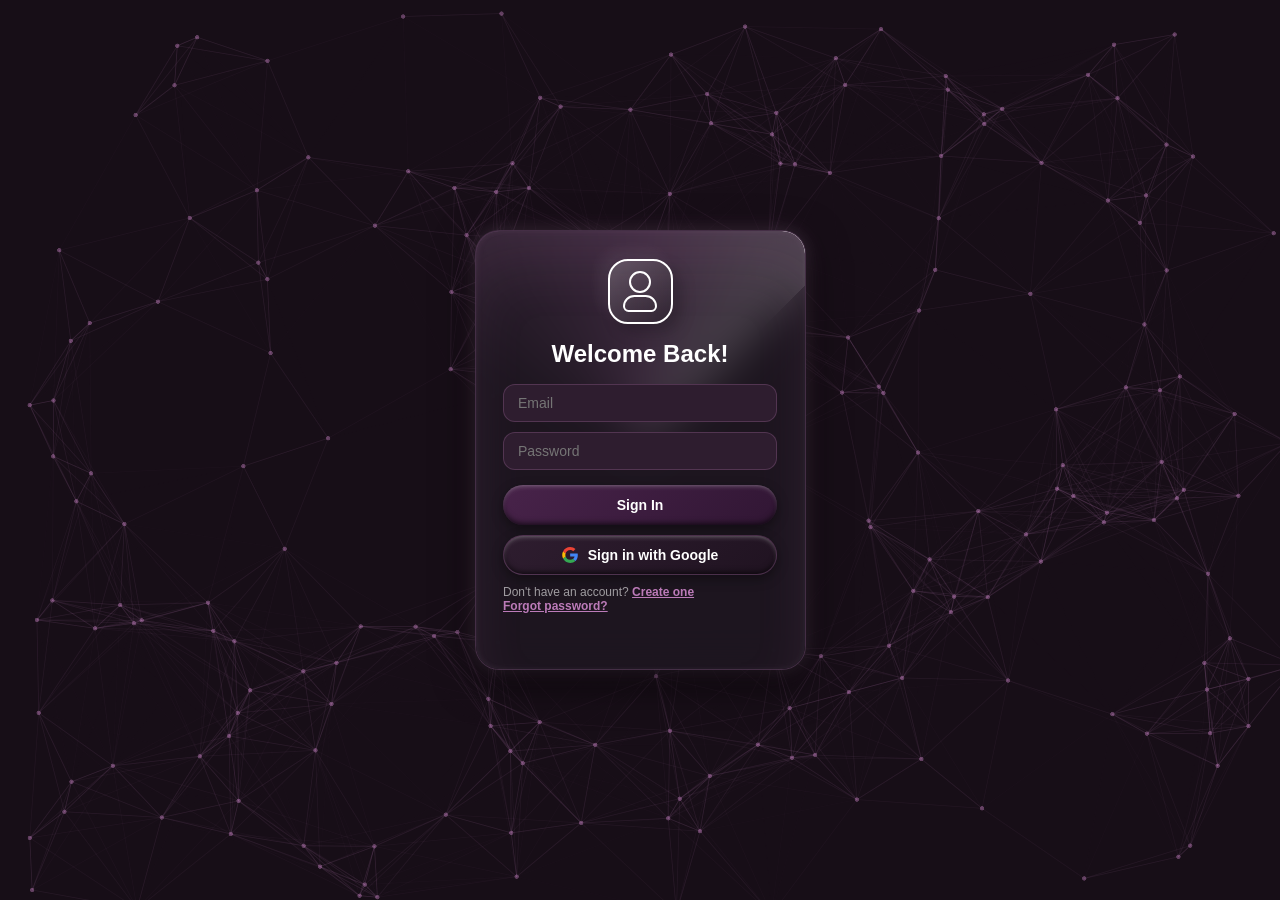
<file: index.html>
<!DOCTYPE html>
<html lang="en">
<head>
  <meta charset="UTF-8">
  <meta name="viewport" content="width=device-width, initial-scale=1.0">
  <title>SecondSelf - Login</title>
  <link rel="stylesheet" href="loginpage.css">
  <style>
    * {
      box-sizing: border-box;
      margin: 0;
      padding: 0;
    }
    body, html {
      width: 100%;
      height: 100%;
      overflow: hidden;
      background: #170E17;
      display: flex;
      justify-content: center;
      align-items: center;
      font-family: -apple-system, BlinkMacSystemFont, "Segoe UI", Roboto, sans-serif;
    }
    #particle-drift-canvas {
      position: fixed;
      top: 0;
      left: 0;
      width: 100vw;
      height: 100vh;
      z-index: 1;
      display: block;
      pointer-events: auto;
    }
    .login-container-wrap {
      position: relative;
      z-index: 10;
      display: flex;
      justify-content: center;
      align-items: center;
    }
    .container {
      --login-box-color: rgba(30, 22, 32, 0.82);
    }
    .login-box {
      background: var(--login-box-color);
      backdrop-filter: blur(20px);
      -webkit-backdrop-filter: blur(20px);
    }
  </style>
</head>
<body>
  <!-- Live WebGL Particle Drift Canvas -->
  <canvas id="particle-drift-canvas"></canvas>

  <!-- Centered Login Box -->
  <div class="login-container-wrap">
    <div class="container">
      <div class="login-box">
        <form class="form" id="auth-form" onsubmit="handleAuthSubmit(event);">
          <div class="logo"></div>
          <span class="header" id="form-header">Welcome Back!</span>
          <div id="auth-msg" style="display:none;font-size:12px;padding:8px 12px;border-radius:10px;text-align:center;width:100%;margin-bottom:8px;line-height:1.4;"></div>

          <div id="signup-fields" style="display:none;width:100%;margin-bottom:6px;">
            <input type="text" id="reg-name" placeholder="Full Name" class="input" />
          </div>

          <input type="email" id="auth-email" placeholder="Email" class="input" required />
          <input type="password" id="auth-password" placeholder="Password" class="input" required />

          <div id="signup-confirm-field" style="display:none;width:100%;margin-top:6px;">
            <input type="password" id="reg-confirm" placeholder="Confirm Password" class="input" />
          </div>

          <button type="submit" id="submit-btn" class="button sign-in">Sign In</button>
          
          <button type="button" id="google-btn" class="button google-sign-in" onclick="handleGoogleSignIn();">
            <svg
              class="icon"
              viewBox="-3 0 262 262"
              xmlns="http://www.w3.org/2000/svg"
              preserveAspectRatio="xMidYMid"
              fill="#000000"
            >
              <g id="SVGRepo_bgCarrier" stroke-width="0"></g>
              <g
                id="SVGRepo_tracerCarrier"
                stroke-linecap="round"
                stroke-linejoin="round"
              ></g>
              <g id="SVGRepo_iconCarrier">
                <path
                  d="M255.878 133.451c0-10.734-.871-18.567-2.756-26.69H130.55v48.448h71.947c-1.45 12.04-9.283 30.172-26.69 42.356l-.244 1.622 38.755 30.023 2.685.268c24.659-22.774 38.875-56.282 38.875-96.027"
                  fill="#4285F4"
                ></path>
                <path
                  d="M130.55 261.1c35.248 0 64.839-11.605 86.453-31.622l-41.196-31.913c-11.024 7.688-25.82 13.055-45.257 13.055-34.523 0-63.824-22.773-74.269-54.25l-1.531.13-40.298 31.187-.527 1.465C35.393 231.798 79.49 261.1 130.55 261.1"
                  fill="#34A853"
                ></path>
                <path
                  d="M56.281 156.37c-2.756-8.123-4.351-16.827-4.351-25.82 0-8.994 1.595-17.697 4.206-25.82l-.073-1.73L15.26 71.312l-1.335.635C5.077 89.644 0 109.517 0 130.55s5.077 40.905 13.925 58.602l42.356-32.782"
                  fill="#FBBC05"
                ></path>
                <path
                  d="M130.55 50.479c24.514 0 41.05 10.589 50.479 19.438l36.844-35.974C195.245 12.91 165.798 0 130.55 0 79.49 0 35.393 29.301 13.925 71.947l42.211 32.783c10.59-31.477 39.891-54.251 74.414-54.251"
                  fill="#EB4335"
                ></path>
              </g>
            </svg>
            <span class="span two" id="google-btn-text"> Sign in with Google </span>
          </button>

          <p class="footer" id="footer-container">
            <span id="prompt-text">Don't have an account?</span>
            <a href="javascript:void(0)" id="auth-toggle-link" onclick="toggleAuthMode();" class="link">Create one</a>
            <br />
            <a href="javascript:void(0)" id="forgot-link" onclick="handleForgotPassword();" class="link">Forgot password?</a>
          </p>
        </form>
      </div>
    </div>
  </div>


  <!-- WebGL Particle Drift Implementation from firstpage.12 -->
  <script>
  (function initParticleDrift() {
    const canvas = document.getElementById("particle-drift-canvas");
    if (!canvas) return;

    const gl = canvas.getContext("webgl", {
      alpha: true,
      antialias: false,
      depth: false,
      premultipliedAlpha: true
    });
    if (!gl) {
      console.warn("ParticleDrift: WebGL not available");
      return;
    }

    const MAX_DPR = 2;
    const MAX_LINES = 8000;
    const EDGE = 20;

    const config = {
      background: "#170E17",
      baseColor: "#BC7BB9",
      accentColor: "#AC6BAD",
      density: 220,
      dotSize: 5,
      speed: 1.0,
      direction: 56,
      hover: 1.6,
      linkDistance: 175,
      linkThickness: 1.0
    };

    const LINE_VERT = `
      precision highp float;
      attribute vec2 a_p0;
      attribute vec2 a_p1;
      attribute vec2 a_corner;
      attribute vec3 a_shade;
      uniform vec2 uSize;
      varying float v_alpha;
      varying float v_mix;
      varying float v_off;
      varying float v_half;
      void main(){
        vec2 d = a_p1 - a_p0;
        float len = max(length(d), 1e-5);
        vec2 nrm = vec2(-d.y, d.x) / len;
        float half_ = max(a_shade.z * 0.5, 0.35);
        float ext = half_ + 0.75;
        vec2 p = mix(a_p0, a_p1, a_corner.x);
        p += nrm * a_corner.y * ext;
        v_alpha = a_shade.x;
        v_mix = a_shade.y;
        v_off = a_corner.y * ext;
        v_half = half_;
        gl_Position = vec4(p.x / uSize.x * 2.0 - 1.0, 1.0 - p.y / uSize.y * 2.0, 0.0, 1.0);
      }
    `;

    const LINE_FRAG = `
      precision mediump float;
      uniform vec3 uBase, uAccent;
      varying float v_alpha;
      varying float v_mix;
      varying float v_off;
      varying float v_half;
      void main(){
        float cov = clamp((v_half - abs(v_off)) / 0.75 + 0.5, 0.0, 1.0);
        float a = v_alpha * cov;
        vec3 col = mix(uBase, uAccent, v_mix);
        gl_FragColor = vec4(col * a, a);
      }
    `;

    const DOT_VERT = `
      precision highp float;
      attribute vec2 a_pos;
      attribute float a_lit;
      uniform vec2 uSize;
      uniform float uDpr, uDot;
      varying float v_lit;
      void main(){
        gl_PointSize = max(1.0, uDot * uDpr);
        v_lit = a_lit;
        gl_Position = vec4(a_pos.x / uSize.x * 2.0 - 1.0, 1.0 - a_pos.y / uSize.y * 2.0, 0.0, 1.0);
      }
    `;

    const DOT_FRAG = `
      precision mediump float;
      uniform vec3 uBase, uAccent;
      uniform float uRestAlpha;
      varying float v_lit;
      void main(){
        float d = length(gl_PointCoord - 0.5) * 2.0;
        float disc = 1.0 - smoothstep(0.72, 1.0, d);
        vec3 col = mix(uBase, uAccent, v_lit);
        float a = disc * mix(uRestAlpha, 1.0, v_lit);
        if (a <= 0.004) discard;
        gl_FragColor = vec4(col * a, a);
      }
    `;

    function compile(type, src) {
      const sh = gl.createShader(type);
      if (!sh) return null;
      gl.shaderSource(sh, src);
      gl.compileShader(sh);
      if (!gl.getShaderParameter(sh, gl.COMPILE_STATUS)) {
        console.error("Shader error:", gl.getShaderInfoLog(sh));
        gl.deleteShader(sh);
        return null;
      }
      return sh;
    }

    function linkProg(vsSrc, fsSrc) {
      const vs = compile(gl.VERTEX_SHADER, vsSrc);
      const fs = compile(gl.FRAGMENT_SHADER, fsSrc);
      if (!vs || !fs) return null;
      const prog = gl.createProgram();
      if (!prog) return null;
      gl.attachShader(prog, vs);
      gl.attachShader(prog, fs);
      gl.linkProgram(prog);
      if (!gl.getProgramParameter(prog, gl.LINK_STATUS)) {
        console.error("Program link error:", gl.getProgramInfoLog(prog));
        return null;
      }
      return prog;
    }

    function parseColor(input, fb) {
      if (!input) return fb;
      const str = String(input).trim();
      if (str.charAt(0) === "#") {
        let hex = str.slice(1);
        if (hex.length === 3) hex = hex[0] + hex[0] + hex[1] + hex[1] + hex[2] + hex[2];
        if (hex.length >= 6) {
          const r = parseInt(hex.slice(0, 2), 16);
          const g = parseInt(hex.slice(2, 4), 16);
          const b = parseInt(hex.slice(4, 6), 16);
          if (!isNaN(r) && !isNaN(g) && !isNaN(b)) return [r / 255, g / 255, b / 255];
        }
      }
      return fb;
    }

    function rng(seed) {
      let a = seed >>> 0;
      return function() {
        a += 0x6d2b79f5;
        let t = a;
        t = Math.imul(t ^ (t >>> 15), t | 1);
        t ^= t + Math.imul(t ^ (t >>> 7), t | 61);
        return ((t ^ (t >>> 14)) >>> 0) / 4294967296;
      };
    }

    const CORNERS = [
      [0, -1], [1, -1], [1, 1],
      [0, -1], [1, 1], [0, 1]
    ];

    const lineProg = linkProg(LINE_VERT, LINE_FRAG);
    const dotProg = linkProg(DOT_VERT, DOT_FRAG);
    if (!lineProg || !dotProg) return;

    const locs = new Map();
    const u = (prog, name) => {
      const key = (prog === lineProg ? "L:" : "D:") + name;
      if (!locs.has(key)) locs.set(key, gl.getUniformLocation(prog, name));
      return locs.get(key);
    };

    const lP0 = new Float32Array(MAX_LINES * 6 * 2);
    const lP1 = new Float32Array(MAX_LINES * 6 * 2);
    const lCorner = new Float32Array(MAX_LINES * 6 * 2);
    const lShade = new Float32Array(MAX_LINES * 6 * 3);
    for (let e = 0; e < MAX_LINES; e++) {
      for (let c = 0; c < 6; c++) {
        const k = (e * 6 + c) * 2;
        lCorner[k] = CORNERS[c][0];
        lCorner[k + 1] = CORNERS[c][1];
      }
    }

    const bP0 = gl.createBuffer();
    const bP1 = gl.createBuffer();
    const bCorner = gl.createBuffer();
    const bShade = gl.createBuffer();

    gl.bindBuffer(gl.ARRAY_BUFFER, bP0);
    gl.bufferData(gl.ARRAY_BUFFER, lP0.byteLength, gl.DYNAMIC_DRAW);
    gl.bindBuffer(gl.ARRAY_BUFFER, bP1);
    gl.bufferData(gl.ARRAY_BUFFER, lP1.byteLength, gl.DYNAMIC_DRAW);
    gl.bindBuffer(gl.ARRAY_BUFFER, bCorner);
    gl.bufferData(gl.ARRAY_BUFFER, lCorner, gl.STATIC_DRAW);
    gl.bindBuffer(gl.ARRAY_BUFFER, bShade);
    gl.bufferData(gl.ARRAY_BUFFER, lShade.byteLength, gl.DYNAMIC_DRAW);

    const R = rng(20260824);
    let nCount = 0;
    let nx = new Float32Array(0);
    let ny = new Float32Array(0);
    let nSpd = new Float32Array(0);
    let gPos = new Float32Array(0);
    let gLit = new Float32Array(0);
    const bGPos = gl.createBuffer();
    const bGLit = gl.createBuffer();

    function buildNodes(n, w, h) {
      nCount = n;
      nx = new Float32Array(n);
      ny = new Float32Array(n);
      nSpd = new Float32Array(n);
      gPos = new Float32Array(n * 2);
      gLit = new Float32Array(n);
      for (let i = 0; i < n; i++) {
        nx[i] = R() * w;
        ny[i] = R() * h;
        nSpd[i] = (R() * 0.4 + 0.1) * 60;
      }
      gl.bindBuffer(gl.ARRAY_BUFFER, bGPos);
      gl.bufferData(gl.ARRAY_BUFFER, gPos.byteLength, gl.DYNAMIC_DRAW);
      gl.bindBuffer(gl.ARRAY_BUFFER, bGLit);
      gl.bufferData(gl.ARRAY_BUFFER, gLit.byteLength, gl.DYNAMIC_DRAW);
    }

    const ptr = { x: -10000, y: -10000 };
    window.addEventListener("pointermove", (e) => {
      ptr.x = e.clientX;
      ptr.y = e.clientY;
    });
    window.addEventListener("pointerleave", () => {
      ptr.x = -10000;
      ptr.y = -10000;
    });

    let last = performance.now();
    let builtN = -1;
    let builtW = 0;
    let builtH = 0;

    function render(now) {
      const dt = Math.min(0.05, (now - last) / 1000);
      last = now;

      const dpr = Math.min(window.devicePixelRatio || 1, MAX_DPR);
      const cw = window.innerWidth;
      const ch = window.innerHeight;
      const bw = Math.max(1, Math.round(cw * dpr));
      const bh = Math.max(1, Math.round(ch * dpr));

      if (canvas.width !== bw || canvas.height !== bh) {
        canvas.width = bw;
        canvas.height = bh;
      }
      gl.viewport(0, 0, bw, bh);

      if (config.density !== builtN) {
        buildNodes(config.density, cw, ch);
        builtN = config.density;
      }

      if (cw !== builtW || ch !== builtH) {
        const sx = cw / Math.max(builtW || cw, 1);
        const sy = ch / Math.max(builtH || ch, 1);
        for (let i = 0; i < nCount; i++) {
          nx[i] *= sx;
          ny[i] *= sy;
        }
        builtW = cw;
        builtH = ch;
      }

      const reach = 180 * (config.hover > 0 ? 1 : 0);
      const LINKD = config.linkDistance;
      const LINKW = config.linkThickness;
      const th = (config.direction * Math.PI) / 180;
      const dirX = Math.sin(th);
      const dirY = Math.cos(th);

      let lines = 0;
      function pushLine(x0, y0, x1, y1, a0, a1, mix, wpx) {
        if (lines >= MAX_LINES) return;
        for (let c = 0; c < 6; c++) {
          const k = (lines * 6 + c) * 2;
          const s3 = (lines * 6 + c) * 3;
          lP0[k] = x0;
          lP0[k + 1] = y0;
          lP1[k] = x1;
          lP1[k + 1] = y1;
          lShade[s3] = CORNERS[c][0] === 0 ? a0 : a1;
          lShade[s3 + 1] = mix;
          lShade[s3 + 2] = wpx;
        }
        lines++;
      }

      for (let i = 0; i < nCount; i++) {
        nx[i] += nSpd[i] * dirX * dt * config.speed;
        ny[i] += nSpd[i] * dirY * dt * config.speed;

        if (nx[i] < -EDGE) {
          nx[i] = cw + EDGE;
          ny[i] = R() * ch;
        } else if (nx[i] > cw + EDGE) {
          nx[i] = -EDGE;
          ny[i] = R() * ch;
        }
        if (ny[i] < -EDGE) {
          ny[i] = ch + EDGE;
          nx[i] = R() * cw;
        } else if (ny[i] > ch + EDGE) {
          ny[i] = -EDGE;
          nx[i] = R() * cw;
        }

        const dx = ptr.x - nx[i];
        const dy = ptr.y - ny[i];
        const d = Math.sqrt(dx * dx + dy * dy);
        const lit = reach > 0 && d < reach ? 1 : 0;
        if (lit === 1) {
          const a = 0.5 * (1 - d / reach) * config.hover;
          pushLine(nx[i], ny[i], ptr.x, ptr.y, a, a, 1, LINKW);
        }
        gPos[i * 2] = nx[i];
        gPos[i * 2 + 1] = ny[i];
        gLit[i] = lit;
      }

      if (LINKD > 0) {
        const l2 = LINKD * LINKD;
        for (let i = 0; i < nCount && lines < MAX_LINES; i++) {
          for (let j = i + 1; j < nCount && lines < MAX_LINES; j++) {
            const dx = nx[i] - nx[j];
            const dy = ny[i] - ny[j];
            const dd = dx * dx + dy * dy;
            if (dd >= l2) continue;
            const a = 0.18 * (1 - Math.sqrt(dd) / LINKD);
            pushLine(nx[i], ny[i], nx[j], ny[j], a, a, 0, LINKW);
          }
        }
      }

      gl.clearColor(0, 0, 0, 0);
      gl.clear(gl.COLOR_BUFFER_BIT);
      gl.disable(gl.DEPTH_TEST);
      gl.enable(gl.BLEND);
      gl.blendFunc(gl.ONE, gl.ONE_MINUS_SRC_ALPHA);

      const cb = parseColor(config.baseColor, [0.737, 0.482, 0.725]);
      const ca = parseColor(config.accentColor, [0.675, 0.420, 0.678]);

      if (lines > 0) {
        gl.useProgram(lineProg);
        const verts = lines * 6;
        gl.bindBuffer(gl.ARRAY_BUFFER, bP0);
        gl.bufferSubData(gl.ARRAY_BUFFER, 0, lP0.subarray(0, verts * 2));
        const aP0 = gl.getAttribLocation(lineProg, "a_p0");
        gl.enableVertexAttribArray(aP0);
        gl.vertexAttribPointer(aP0, 2, gl.FLOAT, false, 0, 0);

        gl.bindBuffer(gl.ARRAY_BUFFER, bP1);
        gl.bufferSubData(gl.ARRAY_BUFFER, 0, lP1.subarray(0, verts * 2));
        const aP1 = gl.getAttribLocation(lineProg, "a_p1");
        gl.enableVertexAttribArray(aP1);
        gl.vertexAttribPointer(aP1, 2, gl.FLOAT, false, 0, 0);

        gl.bindBuffer(gl.ARRAY_BUFFER, bCorner);
        const aCorner = gl.getAttribLocation(lineProg, "a_corner");
        gl.enableVertexAttribArray(aCorner);
        gl.vertexAttribPointer(aCorner, 2, gl.FLOAT, false, 0, 0);

        gl.bindBuffer(gl.ARRAY_BUFFER, bShade);
        gl.bufferSubData(gl.ARRAY_BUFFER, 0, lShade.subarray(0, verts * 3));
        const aShade = gl.getAttribLocation(lineProg, "a_shade");
        gl.enableVertexAttribArray(aShade);
        gl.vertexAttribPointer(aShade, 3, gl.FLOAT, false, 0, 0);

        gl.uniform2f(u(lineProg, "uSize"), cw, ch);
        gl.uniform3f(u(lineProg, "uBase"), cb[0], cb[1], cb[2]);
        gl.uniform3f(u(lineProg, "uAccent"), ca[0], ca[1], ca[2]);
        gl.drawArrays(gl.TRIANGLES, 0, verts);

        gl.disableVertexAttribArray(aP0);
        gl.disableVertexAttribArray(aP1);
        gl.disableVertexAttribArray(aCorner);
        gl.disableVertexAttribArray(aShade);
      }

      if (nCount > 0) {
        gl.useProgram(dotProg);
        gl.bindBuffer(gl.ARRAY_BUFFER, bGPos);
        gl.bufferSubData(gl.ARRAY_BUFFER, 0, gPos);
        const aPos = gl.getAttribLocation(dotProg, "a_pos");
        gl.enableVertexAttribArray(aPos);
        gl.vertexAttribPointer(aPos, 2, gl.FLOAT, false, 0, 0);

        gl.bindBuffer(gl.ARRAY_BUFFER, bGLit);
        gl.bufferSubData(gl.ARRAY_BUFFER, 0, gLit);
        const aLit = gl.getAttribLocation(dotProg, "a_lit");
        gl.enableVertexAttribArray(aLit);
        gl.vertexAttribPointer(aLit, 1, gl.FLOAT, false, 0, 0);

        gl.uniform2f(u(dotProg, "uSize"), cw, ch);
        gl.uniform1f(u(dotProg, "uDpr"), dpr);
        gl.uniform1f(u(dotProg, "uDot"), config.dotSize);
        gl.uniform1f(u(dotProg, "uRestAlpha"), 0.45);
        gl.uniform3f(u(dotProg, "uBase"), cb[0], cb[1], cb[2]);
        gl.uniform3f(u(dotProg, "uAccent"), ca[0], ca[1], ca[2]);
        gl.drawArrays(gl.POINTS, 0, nCount);

        gl.disableVertexAttribArray(aPos);
        gl.disableVertexAttribArray(aLit);
      }

      requestAnimationFrame(render);
    }

    requestAnimationFrame(render);
  })();

  // Interactive Authentication Controller
  let authMode = "signin";

  function showMessage(msg, isError = true) {
    const el = document.getElementById("auth-msg");
    if (!el) return;
    el.style.display = "block";
    el.style.color = isError ? "#ff8787" : "#69db7c";
    el.style.background = isError ? "rgba(255,107,107,0.18)" : "rgba(81,207,102,0.18)";
    el.style.border = isError ? "1px solid rgba(255,107,107,0.3)" : "1px solid rgba(81,207,102,0.3)";
    el.innerText = msg;
  }

  function clearMessage() {
    const el = document.getElementById("auth-msg");
    if (el) el.style.display = "none";
  }

  function toggleAuthMode() {
    clearMessage();
    authMode = authMode === "signin" ? "signup" : "signin";
    const header = document.getElementById("form-header");
    const signupFields = document.getElementById("signup-fields");
    const confirmField = document.getElementById("signup-confirm-field");
    const submitBtn = document.getElementById("submit-btn");
    const googleBtnText = document.getElementById("google-btn-text");
    const promptText = document.getElementById("prompt-text");
    const toggleLink = document.getElementById("auth-toggle-link");

    if (authMode === "signup") {
      header.innerText = "Create Account";
      signupFields.style.display = "block";
      confirmField.style.display = "block";
      submitBtn.innerText = "Create Account";
      googleBtnText.innerText = " Sign up with Google";
      promptText.innerText = "Already have an account?";
      toggleLink.innerText = "Sign in";
    } else {
      header.innerText = "Welcome Back!";
      signupFields.style.display = "none";
      confirmField.style.display = "none";
      submitBtn.innerText = "Sign In";
      googleBtnText.innerText = " Sign in with Google";
      promptText.innerText = "Don't have an account?";
      toggleLink.innerText = "Create one";
    }
  }

  function handleForgotPassword() {
    clearMessage();
    const email = document.getElementById("auth-email").value.trim();
    if (!email) {
      showMessage("Please enter your registered email address first.");
      return;
    }
    showMessage("Password reset instructions have been simulated for " + email, false);
  }

  function handleAuthSubmit(e) {
    e.preventDefault();
    clearMessage();

    const email = (document.getElementById("auth-email").value || "").trim().toLowerCase();
    const password = document.getElementById("auth-password").value;

    if (!email || !password) {
      showMessage("Please fill in both email and password.");
      return;
    }

    let accounts = {};
    try {
      accounts = JSON.parse(localStorage.getItem("secondself_registered_users") || "{}");
    } catch(err) {
      accounts = {};
    }

    if (authMode === "signup") {
      const name = (document.getElementById("reg-name").value || "").trim();
      const confirm = document.getElementById("reg-confirm").value;

      if (password.length < 6) {
        showMessage("Password must be at least 6 characters.");
        return;
      }
      if (password !== confirm) {
        showMessage("Passwords do not match.");
        return;
      }
      if (accounts[email]) {
        showMessage("An account with this email already exists. Please sign in.");
        return;
      }

      const newUser = {
        id: "user_" + Math.random().toString(36).substring(2, 10),
        email: email,
        name: name || email.split("@")[0],
        password: password,
        provider: "email",
        created_at: new Date().toISOString()
      };

      accounts[email] = newUser;
      localStorage.setItem("secondself_registered_users", JSON.stringify(accounts));
      localStorage.setItem("secondself_active_user", JSON.stringify(newUser));

      showMessage("Account created successfully! Welcome " + newUser.name + "!", false);
      setTimeout(() => {
        window.location.href = "app.py";
      }, 1200);

    } else {
      // Strict sign-in validation: random text MUST NOT log in!
      if (!accounts[email]) {
        showMessage("❌ No account found with this email. Please click 'Create one' below to register.");
        return;
      }

      const existingUser = accounts[email];
      if (existingUser.password !== password) {
        showMessage("❌ Incorrect password. Please try again.");
        return;
      }

      localStorage.setItem("secondself_active_user", JSON.stringify(existingUser));
      showMessage("Login successful! Welcome back, " + existingUser.name + "!", false);
      setTimeout(() => {
        window.location.href = "app.py";
      }, 800);
    }
  }

  function handleGoogleSignIn() {
    clearMessage();
    const clientId = atob("NTc5OTYwNzQyMTk5LWR2OGRyMHRxNzdrb3RwcTJubDVscGZqaWU1a2puNDZnLmFwcHMuZ29vZ2xldXNlcmNvbnRlbnQuY29t");
    const redirectUri = encodeURIComponent("https://second-self-monster.streamlit.app/");
    const googleAuthUrl = `https://accounts.google.com/o/oauth2/v2/auth?client_id=${clientId}&redirect_uri=${redirectUri}&response_type=code&scope=openid+email+profile&access_type=offline&prompt=select_account+consent`;
    window.location.href = googleAuthUrl;
  }

  </script>
</body>
</html>
</file>
<file: loginpage.css>
/* From Uiverse.io by Priyanshu02020 */ 
.container {
  --form-width: 330px;
  --aspect-ratio: 1.33;
  --login-box-color: rgba(30, 22, 32, 0.82);
  --input-color: #2e1d2f;
  --button-color: #3b223c;
  --footer-color: rgba(255, 255, 255, 0.58);
  display: flex;
  justify-content: center;
  align-items: center;
  position: relative;
  overflow: hidden;
  background: var(--login-box-color);
  border-radius: 24px;
  width: calc(var(--form-width) + 1px);
  height: calc(var(--form-width) * var(--aspect-ratio) + 1px);
  z-index: 8;
  border: 1px solid rgba(188, 123, 185, 0.25);
  box-shadow:
    0 12px 40px rgba(0, 0, 0, 0.6),
    0 0 24px rgba(188, 123, 185, 0.18),
    0 0 16px rgba(255, 255, 255, 0.08);
}

.container::before {
  content: "";
  position: absolute;
  inset: -80px;
  z-index: -2;
  background: conic-gradient(
    from 45deg,
    transparent 70%,
    #BC7BB9 88%,
    #ffffff 100%
  );
  animation: spin 4s ease-in-out infinite;
}

@keyframes spin {
  100% {
    transform: rotate(360deg);
  }
}

.login-box {
  background: rgba(26, 17, 27, 0.88);
  border-radius: 22px;
  padding: 28px;
  width: var(--form-width);
  height: calc(var(--form-width) * var(--aspect-ratio));
  position: absolute;
  z-index: 10;
  backdrop-filter: blur(20px);
  -webkit-backdrop-filter: blur(20px);
  box-shadow:
    inset 0 40px 60px -8px rgba(188, 123, 185, 0.12),
    inset 4px 0 12px -6px rgba(188, 123, 185, 0.12),
    inset 0 0 12px -4px rgba(255, 255, 255, 0.12);
}

.form {
  display: flex;
  justify-content: center;
  align-items: center;
  flex-direction: column;
  gap: 10px;
}

.logo {
  width: 65px;
  height: 65px;
  background: linear-gradient(
    135deg,
    rgba(255, 255, 255, 0.2),
    rgba(0, 0, 0, 0.2)
  );
  box-shadow:
    8px 8px 16px rgba(0, 0, 0, 0.2),
    -8px -8px 16px rgba(255, 255, 255, 0.06);
  border-radius: 20px;
  border: 2px solid #fff;
  display: flex;
  justify-content: center;
  align-items: center;
  position: relative;
}

.logo::before {
  content: "";
  position: absolute;
  bottom: 10px;
  width: 50%;
  height: 20%;
  border-top-left-radius: 40px;
  border-top-right-radius: 40px;
  border-bottom-right-radius: 20px;
  border-bottom-left-radius: 20px;
  border: 2.5px solid #fff;
}

.logo::after {
  content: "";
  position: absolute;
  top: 10px;
  width: 30%;
  height: 30%;
  border-radius: 50%;
  border: 2.5px solid #fff;
}

.user {
  position: absolute;
  height: 50px;
  color: #fff;
}

.header {
  width: 100%;
  text-align: center;
  font-size: 24px;
  font-weight: bold;
  padding: 6px;
  color: white;
  display: flex;
  justify-content: center;
  align-items: center;
}

.input {
  width: 100%;
  padding: 10px 14px;
  border: 1px solid rgba(188, 123, 185, 0.25);
  border-radius: 12px;
  background: var(--input-color);
  color: white;
  outline: none;
  font-size: 14px;
  transition: border-color 0.2s, box-shadow 0.2s;
}

.input:focus {
  border-color: #BC7BB9;
  box-shadow: 0 0 10px rgba(188, 123, 185, 0.35);
}

.button {
  width: 100%;
  height: 40px;
  border: none;
  border-radius: 20px;
  font-size: 14px;
  font-weight: 600;
  cursor: pointer;
  display: flex;
  justify-content: center;
  align-items: center;
  gap: 10px;
  background: linear-gradient(135deg, #48234a 0%, #311634 100%);
  color: white;
  transition: 0.3s;
  box-shadow:
    inset 0px 3px 6px -4px rgba(255, 255, 255, 0.6),
    inset 0px -3px 6px -2px rgba(0, 0, 0, 0.8),
    0 4px 12px rgba(0, 0, 0, 0.35);
}
.sign-in {
  margin-top: 5px;
}

.google-sign-in {
  display: flex;
  justify-content: center;
  align-items: center;
  gap: 10px;
  background: linear-gradient(135deg, #2e1d2f 0%, #201321 100%);
  border: 1px solid rgba(188, 123, 185, 0.25);
}

.button:hover {
  background: linear-gradient(135deg, #663269 0%, #48234a 100%);
  box-shadow:
    inset 0px 3px 6px rgba(255, 255, 255, 0.6),
    inset 0px -3px 6px rgba(0, 0, 0, 0.8),
    0px 0px 14px rgba(188, 123, 185, 0.4);
}

.google-sign-in:hover {
  background: linear-gradient(135deg, #492b4b 0%, #301b33 100%);
  border-color: #BC7BB9;
  box-shadow:
    inset 0px 3px 6px rgba(255, 255, 255, 0.6),
    inset 0px -3px 6px rgba(0, 0, 0, 0.8),
    0px 0px 12px rgba(188, 123, 185, 0.35);
}

.icon {
  height: 16px;
}

.footer {
  width: 100%;
  text-align: left;
  color: var(--footer-color);
  font-size: 12px;
}

.footer .link {
  position: relative;
  color: #BC7BB9;
  font-weight: 600;
  text-decoration: underline;
  transition: color 0.3s ease;
}


.footer .link::after {
  content: "";
  position: absolute;
  left: 0;
  bottom: -2px;
  width: 0;
  border-radius: 6px;
  height: 1px;
  background: currentColor;
  transition: width 0.3s ease;
}

.footer .link:hover {
  color: #fff;
}

.footer .link:hover::after {
  width: 100%;
}
</file>
